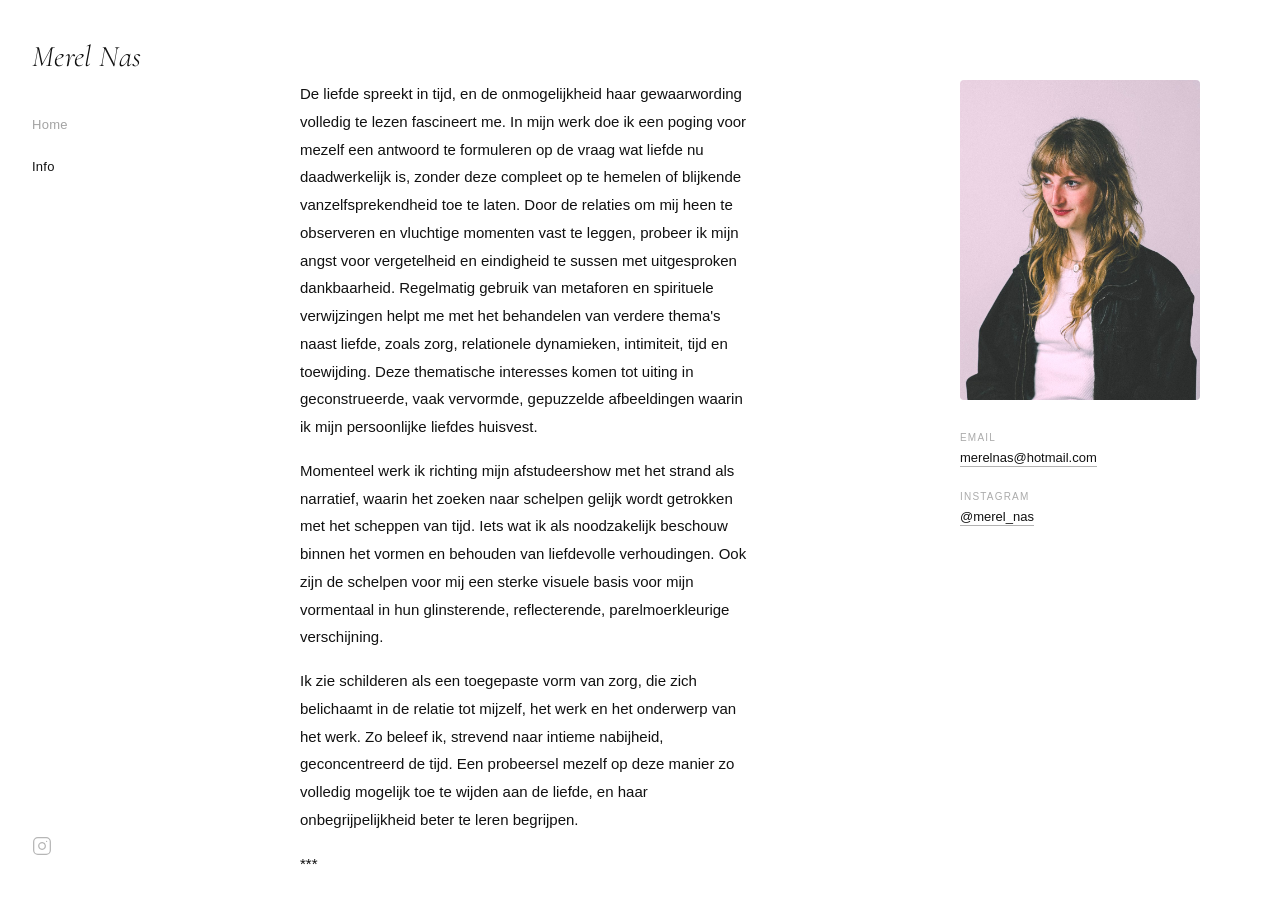
<file: info.html>
<!DOCTYPE html>
<html lang="en">
<head>
  <meta charset="UTF-8">
  <meta name="viewport" content="width=device-width, initial-scale=1.0">
  <title>Merel Nas</title>
  <link rel="stylesheet" href="style.css">
  <link href="https://fonts.googleapis.com/css2?family=Cormorant:ital,wght@0,300;0,400;1,300;1,400&display=swap" rel="stylesheet">
</head>
<body>
<div class="layout">
  <div class="sidebar">
    <div class="sidebar-top">
      <h1><a href="/">Merel Nas</a></h1>
      <nav>
        <ul id="sidebar-nav-years">
          <li><a href="/" class="">Home</a></li>
        </ul>
      </nav>
      <nav class="nav-bottom">
        <ul>
          <li><a href="/info" class="active">Info</a></li>
          </ul>
      </nav>
    </div>
    <div class="sidebar-bottom">
      <a href="https://instagram.com/merelnas" target="_blank" rel="noopener noreferrer">
        <svg xmlns="http://www.w3.org/2000/svg" width="20" height="20" viewBox="0 0 24 24" fill="none" stroke="currentColor" stroke-width="1.5" stroke-linecap="round" stroke-linejoin="round"><rect width="20" height="20" x="2" y="2" rx="5" ry="5"/><path d="M16 11.37A4 4 0 1 1 12.63 8 4 4 0 0 1 16 11.37z"/><line x1="17.5" x2="17.51" y1="6.5" y2="6.5"/></svg>
      </a>
    </div>
  </div>
  <div class="mobile-header">
    <h1><a href="/">Merel Nas</a></h1>
  </div>

  <button class="menu-icon" id="burger-btn" onclick="toggleMenu()" aria-label="Menu">
    <div class="burger" id="burger">
      <span></span>
      <span></span>
      <span></span>
    </div>
  </button>

  <div class="mobile-menu" id="mobile-menu" aria-hidden="true">
    <div class="m-nav" id="mobile-nav-years">
      <!-- populated by portfolio-loader.js -->
    </div>
  </div>
  <main class="main-content">
    <div id="info-grid"></div>
  </main>
</div>
  <script>
    function toggleMenu() {
      var menu   = document.getElementById('mobile-menu');
      var burger = document.getElementById('burger');
      var isOpen = menu.classList.contains('open');
      menu.classList.toggle('open', !isOpen);
      burger.classList.toggle('is-open', !isOpen);
      menu.setAttribute('aria-hidden', isOpen ? 'true' : 'false');
      document.body.style.overflow = isOpen ? '' : 'hidden';
    }
    window.toggleMenu = toggleMenu;
  </script>
<script src="portfolio-loader.js"></script>
</body>
</html>
</file>
<file: style.css>
*, *::before, *::after { box-sizing: border-box; margin: 0; padding: 0; }

body { font-family: "Helvetica Neue", Helvetica, Arial, sans-serif; background: #fff; color: #111; overflow-x: hidden; }
a { color: inherit; text-decoration: none; }
::selection { background: #111; color: #fff; }

.layout { display: flex; height: 100vh; width: 100vw; overflow: hidden; }

.sidebar { display: none; width: 220px; flex-shrink: 0; padding: 2.5rem 2rem; flex-direction: column; justify-content: space-between; background: #fff; z-index: 10; }
@media (min-width: 768px) { .sidebar { display: flex; } }

.sidebar h1 { font-family: 'Cormorant', 'Cormorant Garamond', Georgia, serif; font-size: 30px; font-weight: 300; font-style: italic; letter-spacing: .01em; line-height: 1.15; margin-bottom: 2.5rem; }
.sidebar h1 a { transition: opacity .2s; }
.sidebar h1 a:hover { opacity: .5; }

.sidebar ul { list-style: none; display: flex; flex-direction: column; gap: .6rem; }
.sidebar li a { font-size: 13px; letter-spacing: .02em; opacity: .38; transition: opacity .2s; }
.sidebar li a:hover { opacity: .9; }
.sidebar li a.active { opacity: 1; font-weight: 500; }
.nav-bottom { margin-top: 1.5rem; }
.sidebar-bottom a { opacity: .3; transition: opacity .2s; display: inline-block; }
.sidebar-bottom a:hover { opacity: 1; }

.mobile-header { position: absolute; top: 0; left: 0; right: 0; padding: .9rem 1rem; display: flex; justify-content: space-between; align-items: center; z-index: 50; background: #fff; }
@media (min-width: 768px) { .mobile-header { display: none; } }
.mobile-header h1 { font-family: 'Cormorant', Georgia, serif; font-size: 28px; font-weight: 300; font-style: italic; }
.menu-icon { padding: 6px; background: none; border: none; cursor: pointer; line-height: 0; position: fixed; top: .75rem; right: .75rem; z-index: 300; }
@media (min-width: 768px) { .menu-icon { display: none; } }

.mobile-menu { display: none; position: fixed; inset: 0; z-index: 200; flex-direction: column; background: #fff; opacity: 0; pointer-events: none; transition: opacity .18s ease; overflow-y: auto; -ms-overflow-style: none; scrollbar-width: none; }
.mobile-menu::-webkit-scrollbar { display: none; }
.mobile-menu.open { opacity: 1; pointer-events: all; }
@media (max-width: 767px) { .mobile-menu { display: flex; } }

.m-topbar { height: 44px; flex-shrink: 0; display: flex; align-items: center; justify-content: flex-end; padding: 0 20px; background: #fff; }
.m-close { font-size: 11px; letter-spacing: .18em; text-transform: uppercase; background: none; border: none; font-family: inherit; cursor: pointer; color: #111; }
.m-nav { flex: 1; display: flex; flex-direction: column; justify-content: center; align-items: center; padding: 16px 12px; text-align: center; }
.m-nav-item { display: block; padding: 1rem 0; cursor: pointer; border: none; background: none; font-family: inherit; text-align: center; width: 100%; text-decoration: none; color: #111; transition: opacity .15s; }
.m-nav-item:active { opacity: .25; }
.m-nav-title { font-family: 'Cormorant', Georgia, serif; font-size: clamp(2.4rem, 10vw, 4.5rem); font-weight: 300; font-style: italic; line-height: 1.05; color: #111; display: block; }

.main-content { flex-grow: 1; overflow-y: auto; padding: 5rem .25rem 2rem; opacity: 0; transition: opacity .35s; }
@media (min-width: 768px) { .main-content { padding: 2rem 2rem 4rem; } }

.gallery-container { width: 100%; }
.masonry { column-count: 1; column-gap: .5rem; }
@media (min-width: 640px) { .masonry { column-count: 2; } }
@media (min-width: 768px) { .masonry { column-count: 3; column-gap: 10px; } }
@media (min-width: 1200px) { .masonry { column-count: 4; } }
.masonry-item { break-inside: avoid; margin-bottom: .5rem; }
@media (min-width: 768px) { .masonry-item { margin-bottom: 10px; } }
.masonry-item img { width: 100%; height: auto; display: block; transition: opacity .25s; }
.masonry-item img:hover { opacity: .8; }

.lightbox { display: none; position: fixed; inset: 0; background: #fff; z-index: 100; align-items: center; justify-content: center; }
.lightbox:target { display: flex; }
.lightbox-close { position: absolute; inset: 0; z-index: 1; cursor: default; }
.lightbox-content { position: relative; z-index: 2; display: flex; align-items: center; justify-content: center; width: 100%; height: 100%; }
.lightbox-image-container { display: flex; flex-direction: column; align-items: center; max-width: 100%; }
.lightbox-image-container img { max-width: 100%; max-height: 65vh; object-fit: contain; }
@media (min-width: 768px) { .lightbox-image-container img { max-height: 75vh; } }
.lightbox-info { text-align: center; margin-top: 1.2rem; padding: 0 1rem; }
.lightbox-info h3 { font-family: 'Cormorant', Georgia, serif; font-size: 18px; font-weight: 400; font-style: italic; }
.lightbox-info p { font-size: 13px; opacity: .5; margin-top: 4px; }
.lightbox-info .year { display: block; font-size: 11px; opacity: .35; margin-top: 4px; letter-spacing: .06em; }
.lightbox-prev, .lightbox-next { position: absolute; top: 0; bottom: 0; width: 33%; display: flex; align-items: center; justify-content: center; opacity: 0; transition: opacity .2s; color: #111; }
.lightbox-prev { left: 0; justify-content: flex-start; padding-left: 1rem; cursor: w-resize; }
.lightbox-next { right: 0; justify-content: flex-end; padding-right: 1rem; cursor: e-resize; }
.lightbox-prev:hover, .lightbox-next:hover { opacity: 1; }
@media (max-width: 767px) { .lightbox-prev, .lightbox-next { top: auto; bottom: 2rem; width: auto; opacity: .5; } .lightbox-prev { left: 1rem; } .lightbox-next { right: 1rem; } }

.info-page { width: 100%; padding: 3rem 2.5rem 4rem; }
@media (min-width: 768px) { .info-page { display: grid; grid-template-columns: 1fr 240px; gap: 4rem; align-items: start; padding: 3rem 3rem 4rem; } }
.info-bio { margin-bottom: 3rem; }
.info-bio p { font-size: 15px; line-height: 1.85; color: #111; margin-bottom: 1rem; max-width: 54ch; }
.info-section { margin-bottom: 2.5rem; }
.info-section h3 { font-size: 10px; font-weight: 500; letter-spacing: .12em; text-transform: uppercase; opacity: .35; margin-bottom: 1rem; }
.info-list { list-style: none; }
.info-list li { display: grid; grid-template-columns: 44px 1fr; gap: .75rem; padding: .45rem 0; border-top: 1px solid rgba(0,0,0,.07); font-size: 13px; line-height: 1.5; }
.info-list li:last-child { border-bottom: 1px solid rgba(0,0,0,.07); }
.info-year { opacity: .35; font-size: 12px; padding-top: 1px; }
.info-contact { position: sticky; top: 3rem; }
.info-contact-item { margin-bottom: 1.5rem; }
.info-contact-label { font-size: 10px; font-weight: 500; letter-spacing: .12em; text-transform: uppercase; opacity: .35; margin-bottom: .3rem; }
.info-contact-value { font-size: 13px; line-height: 1.5; }
.info-contact-value a { border-bottom: 1px solid rgba(0,0,0,.3); padding-bottom: 1px; transition: opacity .2s; }
.info-contact-value a:hover { opacity: .5; }
@media (max-width: 767px) { .info-contact { margin-top: 1rem; position: static; } .info-bio p { font-size: 14px; } }

/* ── Burger → X animation ── */
.burger { width: 22px; height: 16px; position: relative; cursor: pointer; display: flex; flex-direction: column; justify-content: space-between; }
.burger span { display: block; height: 1.5px; width: 100%; background: #111; border-radius: 2px; transition: transform .35s cubic-bezier(.23,1,.32,1), opacity .2s, top .3s cubic-bezier(.23,1,.32,1); transform-origin: center; position: absolute; left: 0; }
.burger span:nth-child(1) { top: 0; }
.burger span:nth-child(2) { top: 50%; transform: translateY(-50%); }
.burger span:nth-child(3) { top: 100%; transform: translateY(-100%); }
.burger.is-open span:nth-child(1) { top: 50%; transform: translateY(-50%) rotate(45deg); }
.burger.is-open span:nth-child(2) { opacity: 0; transform: translateY(-50%) scaleX(0); }
.burger.is-open span:nth-child(3) { top: 50%; transform: translateY(-50%) rotate(-45deg); }

/* ── Lightbox X close button ── */
.lightbox-x {
  position: absolute;
  top: 20px; right: 20px;
  z-index: 10;
  width: 36px; height: 36px;
  background: rgba(0,0,0,.06);
  border-radius: 50%;
  display: flex; align-items: center; justify-content: center;
  cursor: pointer;
  transition: background .15s, transform .2s;
  text-decoration: none;
  color: #111;
  font-size: 18px;
  line-height: 1;
}
.lightbox-x:hover { background: rgba(0,0,0,.12); transform: scale(1.1); }

/* ── Artist portrait on info page ── */
.info-portrait {
  width: 100%;
  aspect-ratio: 3/4;
  object-fit: cover;
  border-radius: 4px;
  margin-bottom: 2rem;
  display: block;
}
.info-portrait-placeholder { display: none; }
</file>
